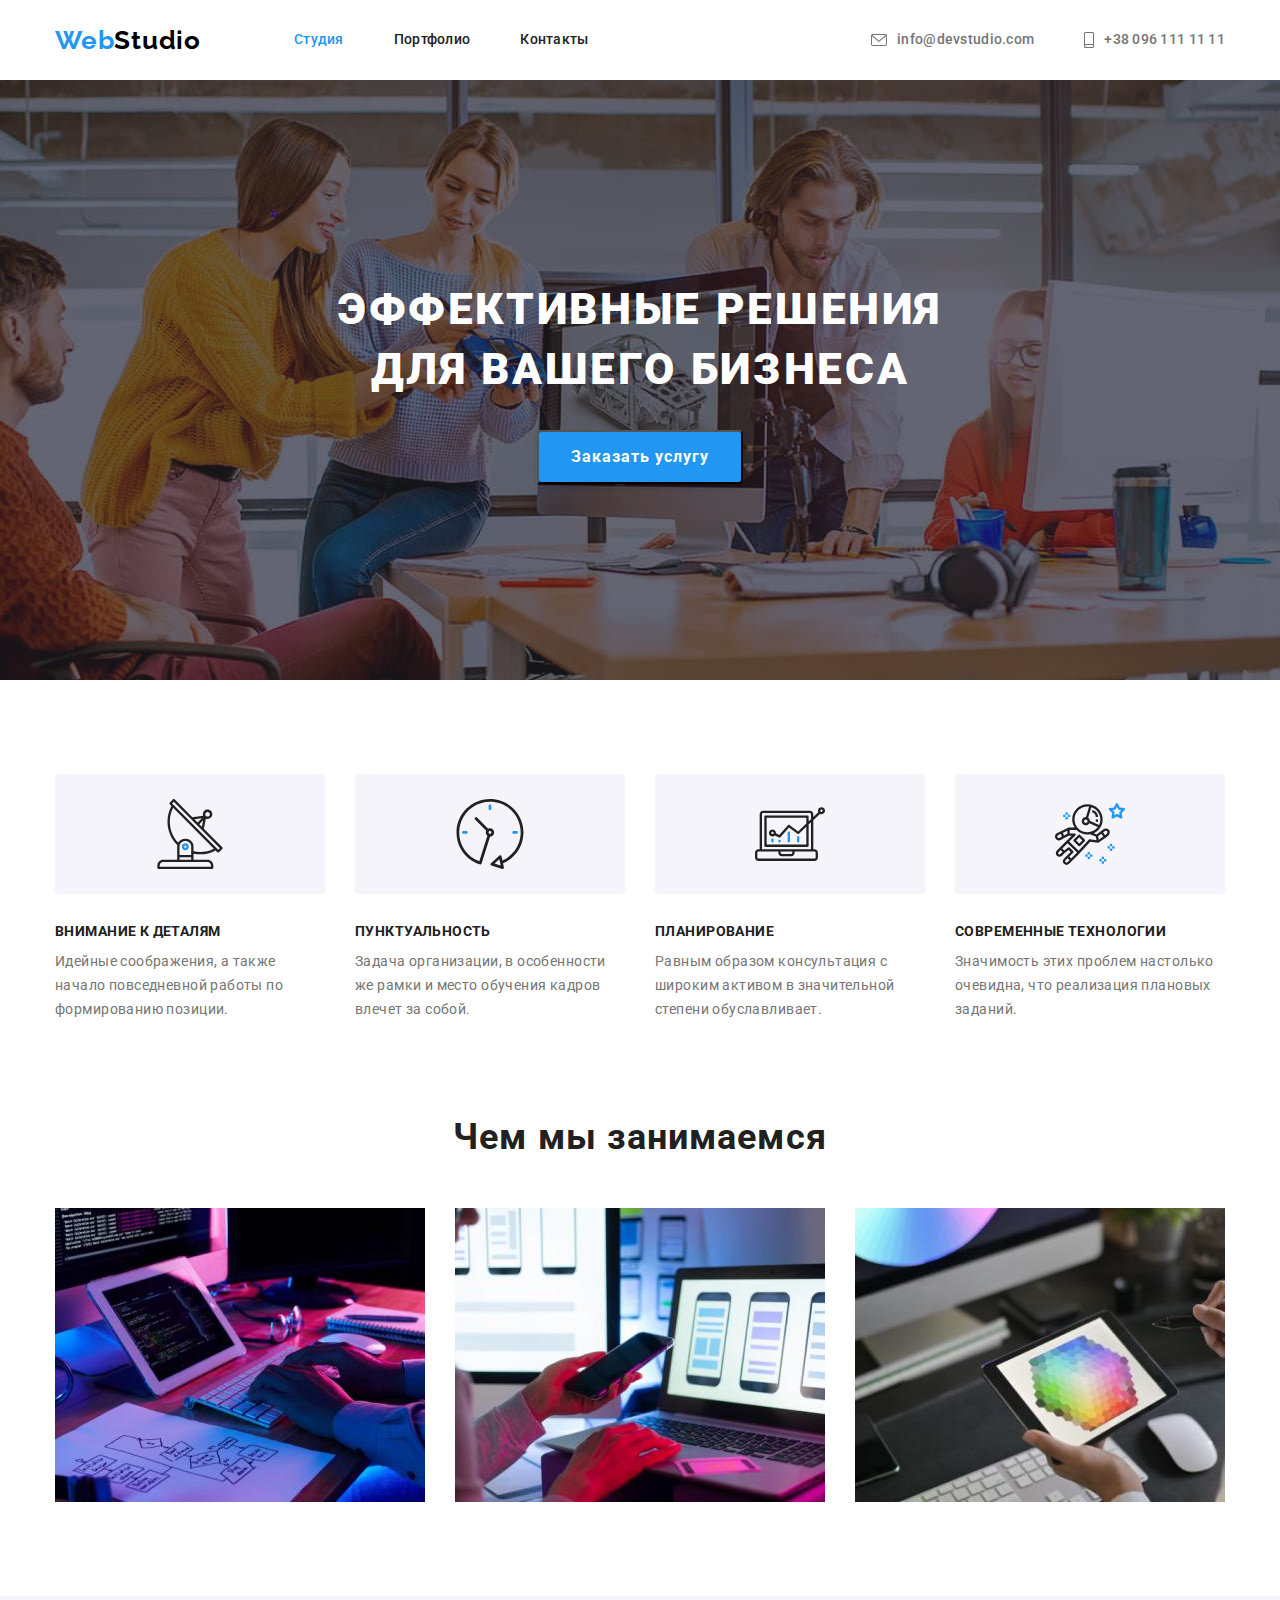
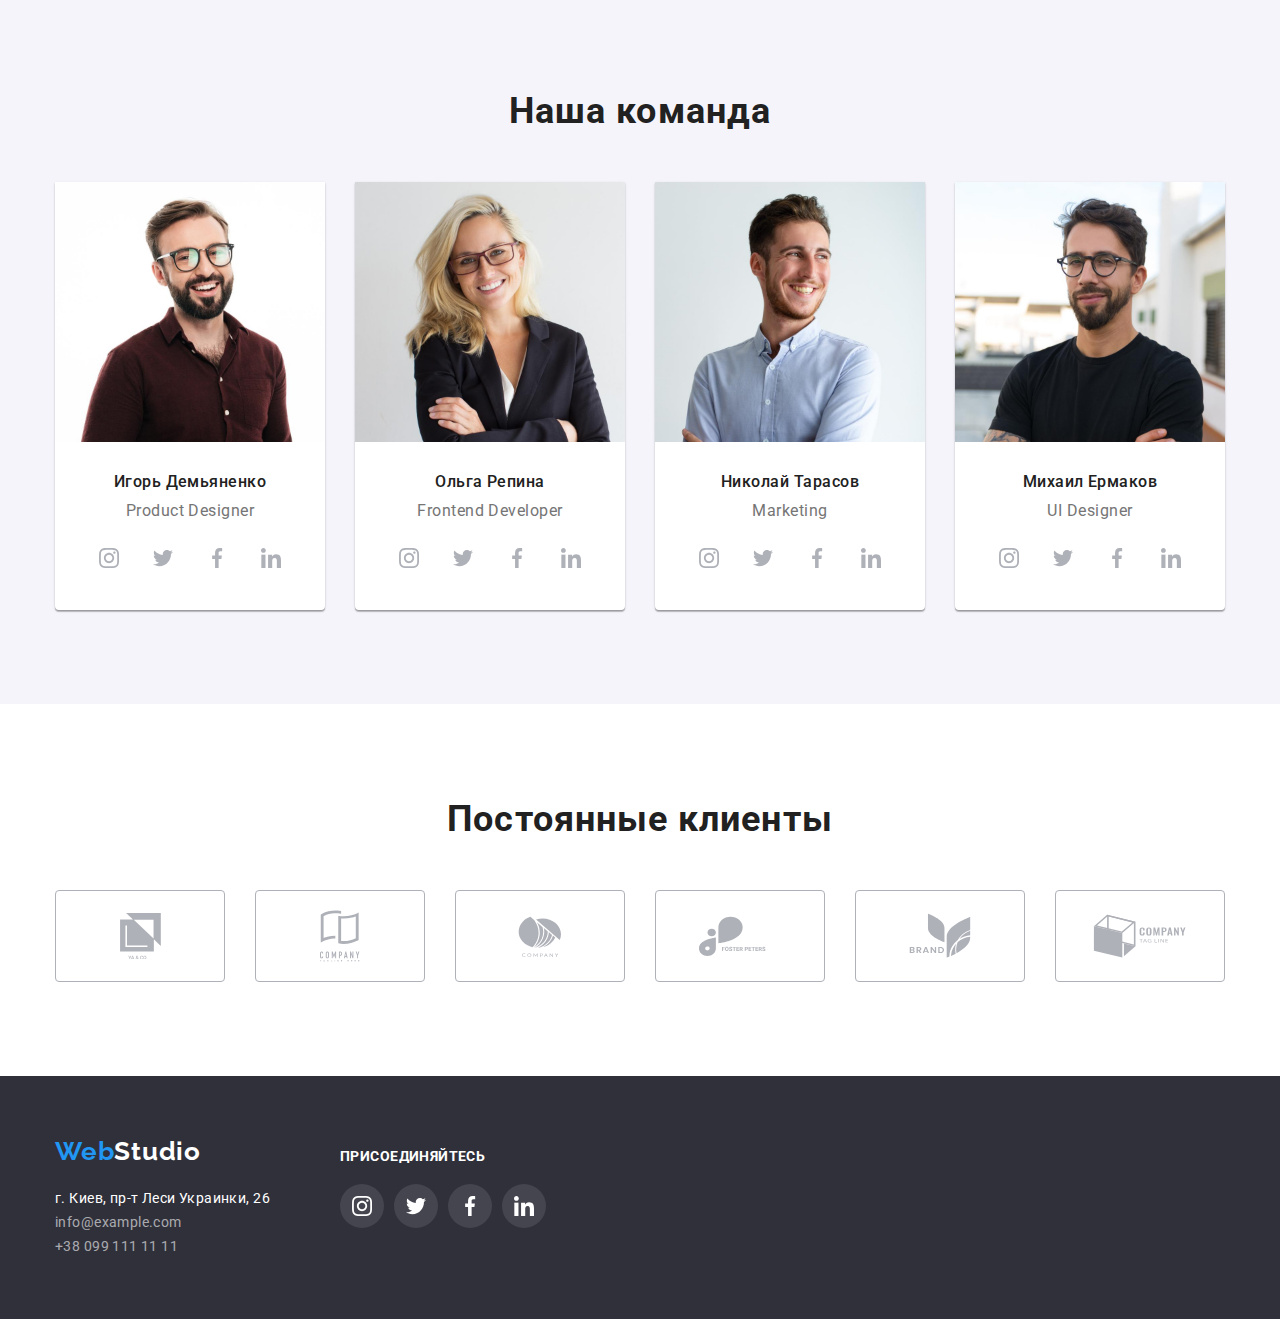
<file: index.html>
<!DOCTYPE html>
<html lang="ru">

<head>
    <meta charset="UTF-8">
    <meta http-equiv="X-UA-Compatible" content="IE=edge">
    <meta name="viewport" content="width=device-width, initial-scale=1.0">
    <title>Document</title>
    <link href="https://fonts.googleapis.com/css2?family=Raleway:wght@700&family=Roboto:wght@400;500;700;900&display=swap"
        rel="stylesheet">
    <link rel="stylesheet" href="https://cdnjs.cloudflare.com/ajax/libs/modern-normalize/0.2.0/modern-normalize.min.css">
    <link rel="stylesheet" href="./css/style.css">
</head>

<body>
    <header class="header">
        <div class="container header-content">
            <!--site nav-->
            <nav class="main-nav">
                <!--black logo-->
                <a class="black-logo" lang="en" href="./index.html">
                    <span class="black-logo-web">Web</span><span class="black-logo-studio">Studio</span>
                </a>
                <ul class="site-nav list">
                    <li class="site-nav-item">
                        <a href="./index.html" class="link current">Студия</a>
                    </li>
                    <li class="site-nav-item">
                        <a href="./portfolio.html" class="link">Портфолио</a>
                    </li>
                    <li class="site-nav-item">
                        <a href="" class="link">Контакты</a>
                    </li>
                </ul>
            </nav>
            <!--address-->
            <div class="box-header-address">
                <ul class="list header-address">
                    <li lang="en" class="header-address-item">
                        <a href="mailto:info@devstudio.com" class="link">
                            <svg class="ikon-envelope" width="16px" height="12px">
                                <use href="./img/svg/symbol-defs.svg#envelope"></use>
                            </svg>
                            <span>info@devstudio.com</span>
                        </a>
                    </li>
                    <li class="header-address-item">
                        <a href="tel:+380961111111" class="link">
                            <svg class="ikon-phone" width="10px" height="16px">
                                <use href="./img/svg/symbol-defs.svg#phone"></use>
                            </svg>
                            <span>+38 096 111 11 11</span>
                        </a>
                    </li>
                </ul>
            </div>
        </div>
    </header>
    <main>
        <!--hero-->
        <section class="hero section">
            <h1 class="hero-title">Эффективные решения для вашего бизнеса</h1>
            <button class="hero-button" type="button">Заказать услугу</button>
        </section>
        
        <!--преимущества-->
        <section class="section">
            <div class="container">
                <ul class="advantage list">
                    <li class="item">
                        <div class="advantage-ikon">
                        <svg class="ikon-locator" width="70px" height="70px">
                            <use href="./img/svg/symbol-defs.svg#locator"></use>
                        </svg>
                        </div>
                        <h3 class="title" >Внимание к деталям</h3>
                        <p>Идейные соображения, а также начало повседневной работы по формированию позиции.</p>
                    </li>
                    <li class="item">
                        <div class="advantage-ikon">
                            <svg class="ikon-clock" width="70px" height="70px">
                                <use href="./img/svg/symbol-defs.svg#clock"></use>
                            </svg>
                        </div>
                        <h3 class="title" >Пунктуальность</h3>
                        <p>Задача организации, в особенности же рамки и место обучения кадров влечет за собой.</p>
                    </li>
                    <li class="item">
                        <div class="advantage-ikon">
                            <svg class="ikon-diagram" width="70px" height="70px">
                                <use href="./img/svg/symbol-defs.svg#diagram"></use>
                            </svg>
                        </div>
                        <h3 class="title" >Планирование</h3>
                        <p>Равным образом консультация с широким активом в значительной степени обуславливает.</p>
                    </li>
                    <li class="item">
                        <div class="advantage-ikon">
                            <svg class="ikon-astronaut" width="70px" height="70px">
                                <use href="./img/svg/symbol-defs.svg#astronaut"></use>
                            </svg>
                        </div>
                        <h3 class="title" >Современные технологии</h3>
                        <p>Значимость этих проблем настолько очевидна, что реализация плановых заданий.</p>
                    </li>
                </ul>
            </div>
        </section>
        <!--сфера деятельности-->
        <section class="section section-works">
            <div class="container">
                <h2 class="title works-title" >Чем мы занимаемся</h2>
                <ul class="list works-example">
                    <li class="item">
                        <img src="./img/work1.jpg" width="370" alt="человек набирает код на компьютере">
                    </li>
                    <li class="item">
                        <img src="./img/work2.jpg" width="370" alt="человек держит телефон и работает за ноутбуком">
                    </li>
                    <li class="item">
                        <img src="./img/work3.jpg" width="370" alt="человек работает с планшетом">
                    </li>
                </ul>
            </div>
        </section>
        <!--команда-->
        <section class="section team ">
            <div class="container">
                <h2 class="title" >Наша команда</h2>
                <ul class="list team-list">
                    <li class="item">
                        <div class="team-card">
                            <img class="teammate" src="./img/team1.jpg" width="270" alt="мужчина с бородой в очках">
                            <h3 class="title" >Игорь Демьяненко</h3>
                            <p lang="en" class="position">Product Designer</p>
                            <ul class="list social-list-light">
                                <li class="social-item">
                                    <a href="" class="social-link-light">
                                        <svg class="ikon-instagram" width="20px" height="20px">
                                            <use href="./img/svg/symbol-defs.svg#instagram"></use>
                                        </svg>
                                    </a>
                                </li>
                                <li class="social-item">
                                    <a href="" class="social-link-light">
                                        <svg class="ikon-twitter" width="20px" height="20px">
                                            <use href="./img/svg/symbol-defs.svg#twitter"></use>
                                        </svg>
                                    </a>
                                </li>
                                <li class="social-item">
                                    <a href="" class="social-link-light">
                                        <svg class="ikon-facebook" width="20px" height="20px">
                                            <use href="./img/svg/symbol-defs.svg#facebook"></use>
                                        </svg>
                                    </a>
                                </li>
                                <li class="social-item">
                                    <a href="" class="social-link-light">
                                        <svg class="ikon-linkedin" width="20px" height="20px">
                                            <use href="./img/svg/symbol-defs.svg#linkedin"></use>
                                        </svg>
                                    </a>
                                </li>
                            </ul>
                        </div>
                    </li>
                    <li class="item">
                        <div class="team-card">
                            <img class="teammate" src="./img/team2.jpg" width="270" alt="блондинка в очках">
                            <h3 class="title" >Ольга Репина</h3>
                            <p lang="en" class="position">Frontend Developer</p>
                            <ul class="list social-list-light">
                                <li class="social-item">
                                    <a href="" class="social-link-light">
                                        <svg class="ikon-instagram" width="20px" height="20px">
                                            <use href="./img/svg/symbol-defs.svg#instagram"></use>
                                        </svg>
                                    </a>
                                </li>
                                <li class="social-item">
                                    <a href="" class="social-link-light">
                                        <svg class="ikon-twitter" width="20px" height="20px">
                                            <use href="./img/svg/symbol-defs.svg#twitter"></use>
                                        </svg>
                                    </a>
                                </li>
                                <li class="social-item">
                                    <a href="" class="social-link-light">
                                        <svg class="ikon-facebook" width="20px" height="20px">
                                            <use href="./img/svg/symbol-defs.svg#facebook"></use>
                                        </svg>
                                    </a>
                                </li>
                                <li class="social-item">
                                    <a href="" class="social-link-light">
                                        <svg class="ikon-linkedin" width="20px" height="20px">
                                            <use href="./img/svg/symbol-defs.svg#linkedin"></use>
                                        </svg>
                                    </a>
                                </li>
                            </ul>
                        </div>
                    </li>
                    <li class="item">
                        <div class="team-card">
                            <img class="teammate" src="./img/team3.jpg" width="270" alt="парень в голубой рубашке">
                            <h3 class="title" >Николай Тарасов</h3>
                            <p lang="en" class="position">Marketing</p>
                            <ul class="list social-list-light">
                                <li class="social-item">
                                    <a href="" class="social-link-light">
                                        <svg class="ikon-instagram" width="20px" height="20px">
                                            <use href="./img/svg/symbol-defs.svg#instagram"></use>
                                        </svg>
                                    </a>
                                </li>
                                <li class="social-item">
                                    <a href="" class="social-link-light">
                                        <svg class="ikon-twitter" width="20px" height="20px">
                                            <use href="./img/svg/symbol-defs.svg#twitter"></use>
                                        </svg>
                                    </a>
                                </li>
                                <li class="social-item">
                                    <a href="" class="social-link-light">
                                        <svg class="ikon-facebook" width="20px" height="20px">
                                            <use href="./img/svg/symbol-defs.svg#facebook"></use>
                                        </svg>
                                    </a>
                                </li>
                                <li class="social-item">
                                    <a href="" class="social-link-light">
                                        <svg class="ikon-linkedin" width="20px" height="20px">
                                            <use href="./img/svg/symbol-defs.svg#linkedin"></use>
                                        </svg>
                                    </a>
                                </li>
                            </ul>
                        </div>
                    </li>
                    <li class="item">
                        <div class="team-card">
                            <img class="teammate" src="./img/team4.jpg" width="270" alt="парень с бородой в очках">
                            <h3 class="title" >Михаил Ермаков</h3>
                            <p lang="en" class="position">UI Designer</p>
                            <ul class="list social-list-light">
                                <li class="social-item">
                                    <a href="" class="social-link-light">
                                        <svg class="ikon-instagram" width="20px" height="20px">
                                            <use href="./img/svg/symbol-defs.svg#instagram"></use>
                                        </svg>
                                    </a>
                                </li>
                                <li class="social-item">
                                    <a href="" class="social-link-light">
                                        <svg class="ikon-twitter" width="20px" height="20px">
                                            <use href="./img/svg/symbol-defs.svg#twitter"></use>
                                        </svg>
                                    </a>
                                </li>
                                <li class="social-item">
                                    <a href="" class="social-link-light">
                                        <svg class="ikon-facebook" width="20px" height="20px">
                                            <use href="./img/svg/symbol-defs.svg#facebook"></use>
                                        </svg>
                                    </a>
                                </li>
                                <li class="social-item">
                                    <a href="" class="social-link-light">
                                        <svg class="ikon-linkedin" width="20px" height="20px">
                                            <use href="./img/svg/symbol-defs.svg#linkedin"></use>
                                        </svg>
                                    </a>
                                </li>
                            </ul>
                        </div>
                    </li>
                </ul>
            </div>
        </section>
        <section class="section client">
            <div class="container">
                <h2 class="title">Постоянные клиенты</h2>
                <ul class="list client-list">
                    <li class="client-item">
                        <a href="" class="client-link">
                            <svg class="ikon-client" width="41px" height="46.7px">
                                <use href="./img/svg/symbol-defs.svg#logo1"></use>
                            </svg>
                        </a>
                    </li>
                    <li class="client-item">
                        <a href="" class="client-link">
                            <svg class="ikon-client" width="40px" height="52px">
                                <use href="./img/svg/symbol-defs.svg#logo2"></use>
                            </svg>
                        </a>
                    </li>
                    <li class="client-item">
                        <a href="" class="client-link">
                            <svg class="ikon-client" width="43.46px" height="41.18px">
                                <use href="./img/svg/symbol-defs.svg#logo3"></use>
                            </svg>
                        </a>
                    </li>
                    <li class="client-item">
                        <a href="" class="client-link">
                            <svg class="ikon-client" width="84.44px" height="40.62px">
                                <use href="./img/svg/symbol-defs.svg#logo4"></use>
                            </svg>
                        </a>
                    </li>
                    <li class="client-item">
                        <a href="" class="client-link">
                            <svg class="ikon-client" width="62.54px" height="45.43px">
                                <use href="./img/svg/symbol-defs.svg#logo5"></use>
                            </svg>
                        </a>
                    </li>
                    <li class="client-item">
                        <a href="" class="client-link">
                            <svg class="ikon-client" width="93.79px" height="43.93px">
                                <use href="./img/svg/symbol-defs.svg#logo6"></use>
                            </svg>
                        </a>
                    </li>
                </ul>
            </div>
        </section>
    </main>
    <footer class="footer">
        <!--контакты-->
            <div class="container">
                <div class="footer-content">
                    <!--white logo-->
                    <a lang="en" href="./index.html" class="white-logo link">
                        <span class="white-logo-web">Web</span><span class="white-logo-studio">Studio</span>
                    </a>
                    <address>
                        <p>
                            <span class="footer-address">г. Киев, пр-т Леси Украинки, 26</span><br>
                            <a class="footer-mail" href="mailto:info@example.com">info@example.com</a>
                            <br>
                            <a class="footer-tel" href="tel:+380991111111">+38 099 111 11 11</a>
                        </p>
                    </address>
                </div>
                <div class="footer-social-link">
                    <h3 class="title">Присоединяйтесь</h3>
                    <ul class="list social-list-dark">
                        <li class="item social-item">
                            <a href="" class="social-link-dark">
                                <svg class="ikon-instagram" width="20px" height="20px">
                                    <use href="./img/svg/symbol-defs.svg#instagram"></use>
                                </svg>
                            </a>
                        </li>
                        <li class="social-item">
                            <a href="" class="social-link-dark">
                                <svg class="ikon-twitter" width="20px" height="20px">
                                    <use href="./img/svg/symbol-defs.svg#twitter"></use>
                                </svg>
                            </a>
                        </li>
                        <li class="social-item">
                            <a href="" class="social-link-dark">
                                <svg class="ikon-facebook" width="20px" height="20px">
                                    <use href="./img/svg/symbol-defs.svg#facebook"></use>
                                </svg>
                            </a>
                        </li>
                        <li class="social-item">
                            <a href="" class="social-link-dark">
                                <svg class="ikon-linkedin" width="20px" height="20px">
                                    <use href="./img/svg/symbol-defs.svg#linkedin"></use>
                                </svg>
                            </a>
                        </li>
                    </ul>
                </div>
            </div>
    </footer>
</body>

</html>
</file>
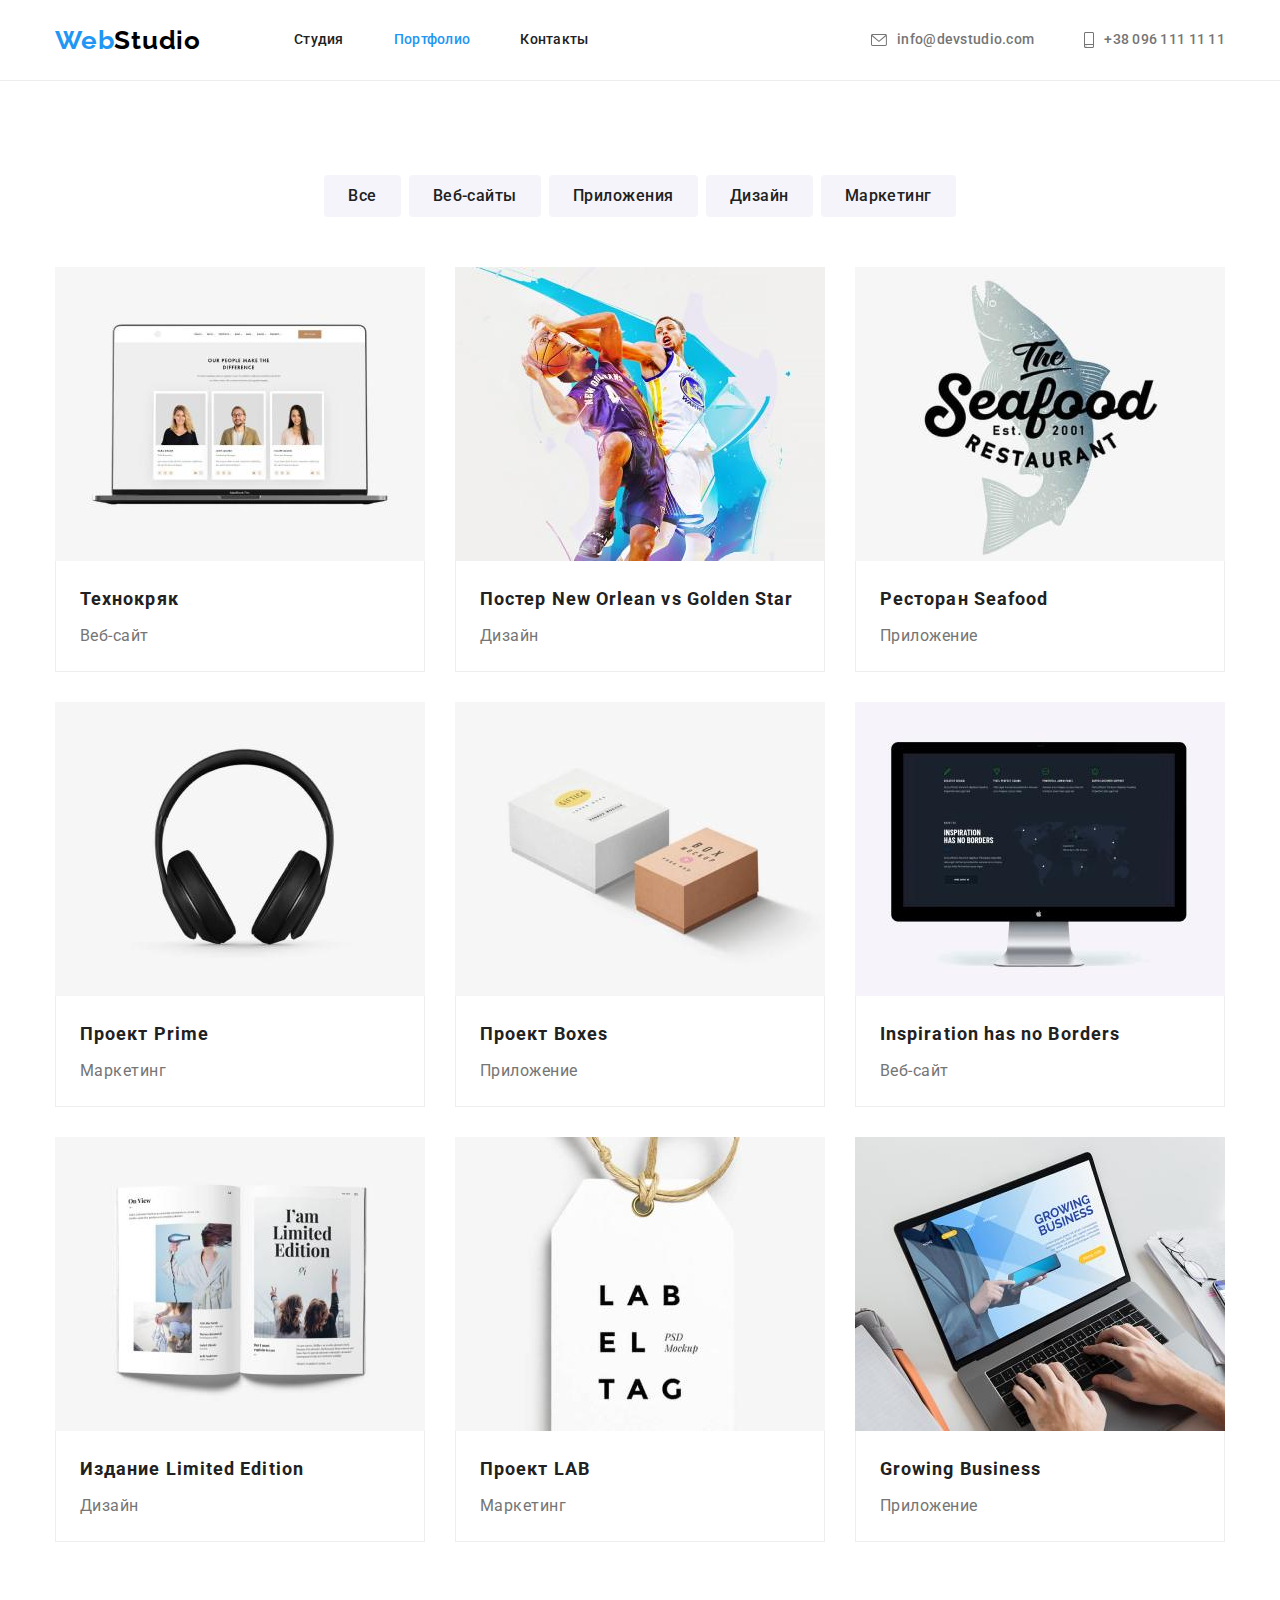
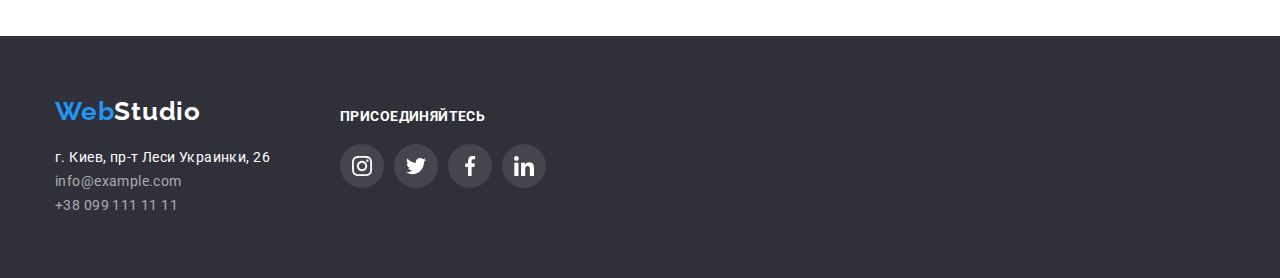
<file: portfolio.html>
<!DOCTYPE html>
<html lang="ru">

<head>
    <meta charset="UTF-8">
    <meta http-equiv="X-UA-Compatible" content="IE=edge">
    <meta name="viewport" content="width=device-width, initial-scale=1.0">
    <title>Document</title>
    <link href="https://fonts.googleapis.com/css2?family=Raleway:wght@700&family=Roboto:wght@400;500;700;900&display=swap"
        rel="stylesheet">
    <link rel="stylesheet" href="https://cdnjs.cloudflare.com/ajax/libs/modern-normalize/0.2.0/modern-normalize.min.css">
    <link rel="stylesheet" href="./css/style.css">
</head>

<body>
    <header class="header header-portfolio">
        <div class="container header-content">
            <!--site nav-->
            <nav class="main-nav">
                <!--black logo-->
                <a class="black-logo" lang="en" href="./index.html">
                    <span class="black-logo-web">Web</span><span class="black-logo-studio">Studio</span>
                </a>
                <ul class="site-nav list">
                    <li class="site-nav-item">
                        <a href="./index.html" class="link">Студия</a>
                    </li>
                    <li class="site-nav-item">
                        <a href="./portfolio.html" class="link current">Портфолио</a>
                    </li>
                    <li class="site-nav-item">
                        <a href="" class="link">Контакты</a>
                    </li>
                </ul>
            </nav>
            <!--address-->
            <div class="box-header-address">
                <ul class="list header-address">
                    <li lang="en" class="header-address-item">
                        <a href="mailto:info@devstudio.com" class="link">
                            <svg class="ikon-envelope" width="16px" height="12px">
                                <use href="./img/svg/symbol-defs.svg#envelope"></use>
                            </svg>
                            <span>info@devstudio.com</span>
                        </a>
                    </li>
                    <li class="header-address-item">
                        <a href="tel:+380961111111" class="link">
                            <svg class="ikon-phone" width="10px" height="16px">
                                <use href="./img/svg/symbol-defs.svg#phone"></use>
                            </svg>
                            <span>+38 096 111 11 11</span>
                        </a>
                    </li>
                </ul>
            </div>
        </div>
        </header>
    </header>
    <main>
        <!--Фильтр-->
        <section class="section">
            <div class="container">
                <ul class="work-filter list">
                    <li class="item">
                        <button type="button" class="button">Все</button>
                    </li>
                    <li class="item">
                        <button type="button" class="button">Веб-сайты</button>
                    </li>
                    <li class="item">
                        <button type="button" class="button">Приложения</button>
                    </li>
                    <li class="item">
                        <button type="button" class="button">Дизайн</button>
                    </li>
                    <li class="item">
                        <button type="button" class="button">Маркетинг</button>
                    </li>
                </ul>
            <!--Портфолио-->
                <h1 class="visually-hidden">Портфолио</h1>
                <ul class="list portfolio">
                    <li class="item">
                        <a class="portfolio-link" href="">
                            <img src="./img/refer1.jpg" alt="ноутбук">
                            <div class="card-text">
                                <h2 class="title">Технокряк</h2>
                                <p class="project-type">Веб-сайт</p>
                            </div>
                        </a>

                    </li>
                    <li class="item">
                        <a class="portfolio-link" href="">
                            <img src="./img/refer2.jpg" alt="два баскетболиста">
                            <div class="card-text">
                                <h2 class="title">Постер New Orlean vs Golden Star</h2>
                                <p class="project-type">Дизайн</p>
                            </div>
                        </a>
                    </li>

                    <li class="item">
                        <a class="portfolio-link" href="">
                            <img src="./img/refer3.jpg" alt="логотип ресторана Seafood">
                            <div class="card-text">
                                <h2 class="title">Ресторан Seafood</h2>
                                <p class="project-type">Приложение</p>
                            </div>
                        </a>
                    </li>

                    <li class="item">
                        <a class="portfolio-link" href="">
                            <img src="./img/refer4.jpg" alt="наушники">
                            <div class="card-text">
                                <h2 class="title">Проект Prime</h2>
                                <p class="project-type">Маркетинг</p>
                            </div>
                        </a>
                    </li>

                    <li class="item">
                        <a class="portfolio-link" href="">
                            <img src="./img/refer5.jpg" alt="две коробки, белая и коричневая">
                            <div class="card-text">
                                <h2 class="title">Проект Boxes</h2>
                                <p class="project-type">Приложение</p>
                            </div>
                        </a>
                    </li>

                    <li class="item">
                        <a class="portfolio-link" href="">
                            <img src="./img/refer6.jpg" alt="монитор компьютера">
                            <div class="card-text">
                                <h2 class="title">Inspiration has no Borders</h2>
                                <p class="project-type">Веб-сайт</p>
                            </div>       
                        </a>
                    </li>

                    <li class="item">
                        <a class="portfolio-link" href="">
                            <img src="./img/refer7.jpg" alt="открытая книга">
                            <div class="card-text">
                                <h2 class="title">Издание Limited Edition</h2>
                                <p class="project-type">Дизайн</p>
                            </div>
                        </a>
                    </li>
                    
                    <li class="item">
                        <a class="portfolio-link" href="">
                            <img src="./img/refer8.jpg" alt="бирка на нитке с надписью LAB EL TAG">
                            <div class="card-text">
                                <h2 class="title">Проект LAB</h2>
                                <p class="project-type">Маркетинг</p>
                            </div>
                        </a>
                    </li>

                    <li class="item">
                        <a class="portfolio-link" href="">
                            <img src="./img/refer9.jpg" alt="человек работающий за ноутбуком">
                            <div class="card-text">
                                <h2 class="title">Growing Business</h2>
                                <p class="project-type">Приложение</p>
                             </div>
                        </a>
                    </li>
                </ul>
            </div>
        </section>
         
    </main>
    <footer class="footer">
        <!--контакты-->
        <div class="container">
            <div class="footer-content">
                <!--white logo-->
                <a lang="en" href="./index.html" class="white-logo link">
                    <span class="white-logo-web">Web</span><span class="white-logo-studio">Studio</span>
                </a>
                <address>
                    <p>
                        <span class="footer-address">г. Киев, пр-т Леси Украинки, 26</span><br>
                        <a class="footer-mail" href="mailto:info@example.com">info@example.com</a>
                        <br>
                        <a class="footer-tel" href="tel:+380991111111">+38 099 111 11 11</a>
                    </p>
                </address>
            </div>
            <div class="footer-social-link">
                <h3 class="title">Присоединяйтесь</h3>
                <ul class="list social-list-dark">
                    <li class="item social-item">
                        <a href="" class="social-link-dark">
                            <svg class="ikon-instagram" width="20px" height="20px">
                                <use href="./img/svg/symbol-defs.svg#instagram"></use>
                            </svg>
                        </a>
                    </li>
                    <li class="social-item">
                        <a href="" class="social-link-dark">
                            <svg class="ikon-twitter" width="20px" height="20px">
                                <use href="./img/svg/symbol-defs.svg#twitter"></use>
                            </svg>
                        </a>
                    </li>
                    <li class="social-item">
                        <a href="" class="social-link-dark">
                            <svg class="ikon-facebook" width="20px" height="20px">
                                <use href="./img/svg/symbol-defs.svg#facebook"></use>
                            </svg>
                        </a>
                    </li>
                    <li class="social-item">
                        <a href="" class="social-link-dark">
                            <svg class="ikon-linkedin" width="20px" height="20px">
                                <use href="./img/svg/symbol-defs.svg#linkedin"></use>
                            </svg>
                        </a>
                    </li>
                </ul>
            </div>
        </div>
    </footer>
</body>

</html>
</file>
<file: css/style.css>
html {
  box-sizing: border-box;
}
.visually-hidden {
  position: absolute !important;
  clip: rect(1px 1px 1px 1px);
  clip: rect(1px, 1px, 1px, 1px);
  padding: 0 !important;
  border: 0 !important;
  height: 1px !important;
  width: 1px !important;
  overflow: hidden;
}
*,
*::before,
*::after {
  box-sizing: border-box;
}
:root {
  --primary-text-color: #757575;
  --title-text-color: #212121;
  --accent-color: #2196f3;
}
h1,
h2,
h3,
h4,
h5,
h6,
p {
  margin: 0;
}
img {
  display: block;
  max-width: 100%;
  height: auto;
}
.list {
  list-style: none;
  padding-left: 0;
  margin: 0;
}
body {
  margin: 0;

  background-color: #ffffff;

  color: var(--primary-text-color);
  font-family: roboto, sans-serif;
  font-size: 14px;
  line-height: 1.71;
  letter-spacing: 0.03em;
}
/*==================ELEMENTS=====================*/
.container {
  width: 1200px;
  margin-left: auto;
  margin-right: auto;
  padding-left: 15px;
  padding-right: 15px;
}

.title {
  color: var(--title-text-color);
}
.section {
  padding-top: 94px;
  padding-bottom: 94px;
}

/*index.html*/

/*header*/
.header {
  background-color: #ffffff;
}

.header-content {
  display: flex;
  align-items: center;
}
/*logo*/
.black-logo {
  margin-right: 93px;
}

.black-logo,
.white-logo {
  font-family: Raleway, sans-serif;
  font-weight: bold;
  font-size: 26px;
  line-height: 1.19;
  letter-spacing: 0.03em;
  text-decoration: none;
}

.black-logo-web {
  color: #2196f3;
}
.black-logo-studio {
  color: #000000;
}
/*site nav*/
.main-nav {
  display: flex;
  align-items: center;
}
.site-nav {
  display: flex;
}

.site-nav-item:not(:last-child) {
  margin-right: 50px;
}
.site-nav .link {
  display: block;
  padding-top: 32px;
  padding-bottom: 32px;

  color: var(--title-text-color);
  text-decoration: none;
  font-weight: 500;
  font-size: 14px;
  line-height: 1.14;
  letter-spacing: 0.02em;
}

.site-nav .link:hover,
.site-nav .link:focus {
  color: var(--accent-color);
}
.site-nav .link.current {
  color: var(--accent-color);
}
.ikon-envelope,
.ikon-phone {
  margin-right: 10px;
  fill: #757575;
}
.header-address-item .link:hover .ikon-envelope,
.header-address-item .link:focus .ikon-envelope,
.header-address-item .link:hover .ikon-phone,
.header-address-item .link:focus .ikon-phone {
  fill: var(--accent-color);
}

.header-address-item .link {
  display: flex;
  align-items: center;
}

/*address*/
.box-header-address {
  margin-left: auto;
}
.header-address {
  display: flex;
}
.header-address-item:not(:last-child) {
  margin-right: 50px;
}

.header-address .link {
  font-weight: 500;
  font-size: 14px;
  line-height: 1.14;
  letter-spacing: 0.02em;
  color: #757575;

  text-decoration: none;
}
.header-address .link:hover,
.header-address .link:focus {
  color: var(--accent-color);
}

/*============================MAIN====================================*/

/*=============================HERO==================================*/
.hero {
  padding-top: 200px;
  padding-bottom: 200px;
  text-align: center;
  background-color: #2f303a;
  background-image: linear-gradient(to right, rgba(47, 48, 58, 0.4), rgba(47, 48, 58, 0.4)),
    url(../img/herobg.jpg);
  max-width: 1600px;
  height: 600px;
  background-position: center;
  background-size: cover;
  margin-left: auto;
  margin-right: auto;
}
.hero-title {
  width: 694px;
  margin-left: auto;
  margin-right: auto;
  margin-bottom: 30px;

  color: #ffffff;
  font-weight: 900;
  font-size: 44px;
  line-height: 1.36;
  text-align: center;
  letter-spacing: 0.06em;
  text-transform: uppercase;
}
.hero-button {
  min-width: 200px;
  background-color: #2196f3;
  box-shadow: 0px 4px 4px rgba(0, 0, 0, 0.15);
  border-radius: 4px;

  padding: 10px 32px;

  color: #ffffff;
  font-style: normal;
  font-weight: bold;
  font-size: 16px;
  line-height: 1.87;
  letter-spacing: 0.06em;

  cursor: pointer;
}
.hero-button:hover,
.hero-button:focus {
  background: #188ce8;
}
/*===========================ПРЕИМУЩЕСТВА==========================*/

.advantage {
  display: flex;
  flex-wrap: wrap;
  margin-left: -30px;
  margin-top: -30px;
}
.advantage-ikon {
  display: flex;
  height: 120px;
  justify-content: center;
  align-items: center;
  background: #f5f4fa;
  border-radius: 4px;

  margin-bottom: 30px;
}
.advantage .item {
  flex-basis: calc((100% - 30px * 4) / 4);
  margin-left: 30px;
  margin-top: 30px;
}

.advantage .title {
  margin-bottom: 10px;

  font-weight: bold;
  font-size: 14px;
  line-height: 1.14;
  letter-spacing: 0.03em;
  text-transform: uppercase;
}

/*=======================СФЕРА ДЕЯТЕЛЬНОСТИ=======================*/
.works-title {
  margin-left: auto;
  margin-right: auto;
}

.section-works {
  padding-top: 0;
}
.works-title,
.team .title {
  margin-bottom: 50px;

  font-weight: bold;
  font-size: 36px;
  line-height: 1.17;
  text-align: center;
  letter-spacing: 0.03em;
}
.works-example {
  display: flex;
  flex-wrap: wrap;
  margin-left: -30px;
  margin-top: -30px;
}
.works-example .item {
  flex-basis: calc((100% - 30px * 3) / 3);
  margin-left: 30px;
  margin-top: 30px;
}

/*===========================TEAM============================*/
.team {
  background-color: #f5f4fa;
}
.team-card {
  background-color: #ffffff;
  box-shadow: 0px 1px 3px rgba(0, 0, 0, 0.12), 0px 1px 1px rgba(0, 0, 0, 0.14),
    0px 2px 1px rgba(0, 0, 0, 0.2);
  border-radius: 0px 0px 4px 4px;
}

.team-card .title {
  margin-bottom: 10px;

  font-weight: 500;
  font-size: 16px;
  line-height: 1.19;
  text-align: center;
  letter-spacing: 0.03em;
}
.teammate {
  margin-bottom: 30px;
}
.team-list {
  display: flex;
  flex-wrap: wrap;
  margin-left: -30px;
  margin-top: -30px;
}
.team-list .item {
  flex-basis: calc((100% - 30px * 4) / 4);
  margin-top: 30px;
  margin-left: 30px;
}

.social-list-light {
  display: flex;
  justify-content: space-between;
  padding-bottom: 30px;
  padding-left: 32px;
  padding-right: 32px;
}

.social-link-light {
  display: flex;
  justify-content: center;
  align-items: center;
  width: 44px;
  height: 44px;
  border-radius: 50%;
  fill: #afb1b8;
}
.social-link-light:hover,
.social-link-light:focus {
  background-color: var(--accent-color);
}
.social-link-light:hover .ikon-instagram,
.social-link-light:hover .ikon-twitter,
.social-link-light:hover .ikon-facebook,
.social-link-light:hover .ikon-linkedin,
.social-link-light:focus .ikon-instagram,
.social-link-light:focus .ikon-twitter,
.social-link-light:focus .ikon-facebook,
.social-link-light:focus .ikon-linkedin {
  fill: #ffffff;
}

.team-card .position {
  margin-bottom: 16px;

  font-size: 16px;
  line-height: 1.19;
  text-align: center;
  letter-spacing: 0.03em;
}

/*===========================CLIENTS=========================*/
.client .title {
  margin-bottom: 50px;

  font-weight: bold;
  font-size: 36px;
  line-height: 1.17;
  text-align: center;
  letter-spacing: 0.03em;

  color: #212121;
}
.client-list {
  display: flex;
  justify-content: space-between;
}
.client-item {
  display: flex;
}
.client-link {
  display: flex;
  justify-content: center;
  align-items: center;
  width: 170px;
  height: 92px;
  fill: #afb1b8;
  border: 1px solid #afb1b8;
  box-sizing: border-box;
  border-radius: 4px;
}
.client-link:hover,
.client-link:focus {
  border-color: var(--accent-color);
}
.client-link:hover .ikon-client,
.client-link:focus .ikon-client {
  fill: var(--accent-color);
}

/*=============================FOOTER===============================*/
.footer {
  background-color: #2f303a;
}
.footer-content {
  padding-top: 60px;
  padding-bottom: 60px;
}
/*logo*/
.white-logo {
  display: inline-block;
  margin-bottom: 20px;
}
.white-logo-web {
  color: #2196f3;
}
.white-logo-studio {
  color: #ffffff;
}
/*address*/
.footer .link {
  display: inline-block;

  text-decoration: none;
}

.footer-address {
  margin-bottom: 9px;
  color: #ffffff;
  font-style: normal;
}
.footer-mail {
  margin-bottom: 9px;
}
.footer-mail,
.footer-tel {
  font-style: normal;
  color: rgba(255, 255, 255, 0.6);
  font-size: 14px;
  line-height: 1.71;
  letter-spacing: 0.03em;
  text-decoration: none;
}

.footer-mail:hover,
.footer-mail:focus,
.footer-tel:hover,
.footer-tel:focus {
  color: var(--accent-color);
}
.footer .container {
  display: flex;
}
.social-list-dark {
  display: flex;
}
.social-list-dark .social-item:not(:last-child) {
  margin-right: 10px;
}
.footer-social-link {
  padding-top: 72px;
  margin-left: 70px;
}
.footer-social-link .title {
  margin-bottom: 20px;
  font-weight: bold;
  font-size: 14px;
  line-height: 16px;
  letter-spacing: 0.03em;
  text-transform: uppercase;
  color: #ffffff;
}

.social-link-dark {
  display: flex;
  justify-content: center;
  align-items: center;
  width: 44px;
  height: 44px;
  border-radius: 50%;
  background: rgba(255, 255, 255, 0.1);
  fill: #ffffff;
}
.social-link-dark:hover,
.social-link-dark:focus {
  background-color: var(--accent-color);
}

/*======================PORTFOLIO.HTML========================*/

/*========================FILTER=============================*/
.button {
  padding: 6px 22px;

  border-radius: 4px;
  border-color: rgba(245, 244, 250, 0);

  color: var(--title-text-color);
  font-weight: 500;
  font-size: 16px;
  line-height: 1.62;
  text-align: center;
  letter-spacing: 0.03em;

  background-color: #f5f4fa;

  cursor: pointer;
}

.work-filter {
  display: flex;
  justify-content: center;

  margin-bottom: 50px;
}
.work-filter .item:not(:last-child) {
  margin-right: 8px;
}
.work-filter .item:hover,
.work-filter .item:focus {
  box-shadow: 0px 3px 1px rgba(0, 0, 0, 0.1), 0px 1px 2px rgba(0, 0, 0, 0.08),
    0px 2px 2px rgba(0, 0, 0, 0.12);
}
.work-filter .button:hover,
.work-filter .button:focus {
  background-color: var(--accent-color);
  color: #ffffff;
}

/*==========================PORTFOLIO========================*/
.header-portfolio {
  border-bottom: 1px solid #ececec;
}

.portfolio {
  display: flex;
  flex-wrap: wrap;
  margin-left: -30px;
  margin-top: -30px;
}
.portfolio > .item {
  flex-basis: calc((100% - 30px * 3) / 3);

  margin-left: 30px;
  margin-top: 30px;
}
.portfolio > .item:hover,
.portfolio > .item:focus {
  box-shadow: 0px 1px 1px rgba(0, 0, 0, 0.12), 0px 4px 4px rgba(0, 0, 0, 0.06),
    1px 4px 6px rgba(0, 0, 0, 0.16);
}

.portfolio-link {
  text-decoration: none;
  color: inherit;
}

.portfolio-link .title {
  font-weight: bold;
  font-size: 18px;
  line-height: 2;
  letter-spacing: 0.06em;
}
.card-text {
  padding: 20px 24px;
  border-width: 10px;
  border-left: 1px solid #eeeeee;
  border-right: 1px solid #eeeeee;
  border-bottom: 1px solid #eeeeee;
}
.project-type {
  margin-top: 4px;

  font-size: 16px;
  line-height: 1.87;
  letter-spacing: 0.03em;
}
</file>
